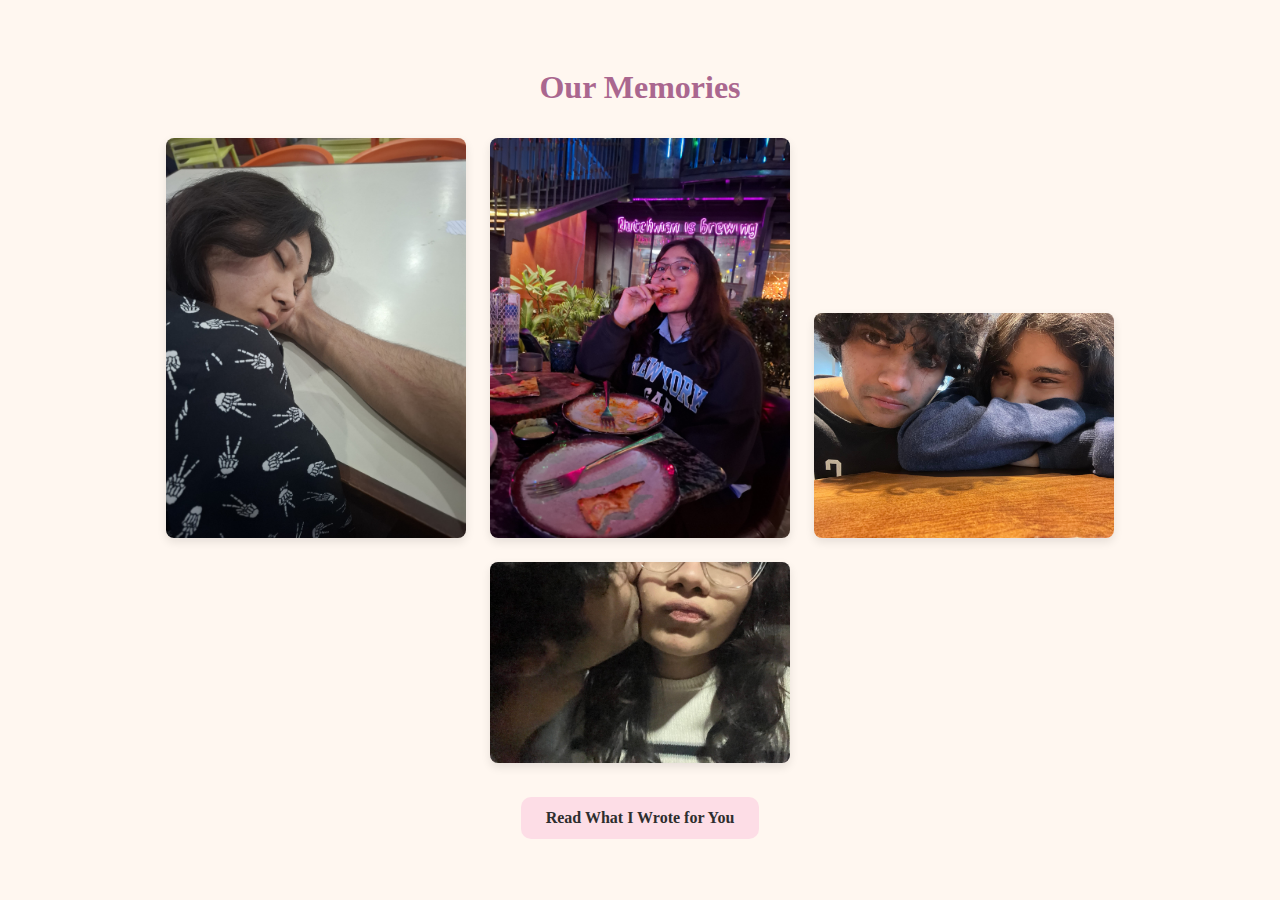
<file: gallery.html>
<!DOCTYPE html>
<html lang="en">
<head>
  <meta charset="UTF-8">
  <title>Our Moments</title>
  <link rel="stylesheet" href="style.css">
</head>
<body>
  <h1>Our Memories</h1>
  <div class="gallery">
    <img src="img1.jpg" alt="Us" title="The world quieted the moment your fingers found mine.">
    <img src="img2.jpg" alt="Her Smile" title="That smile — it ruins me in the best way every time.">
    <img src="img3.jpg" alt="Candid" title="Even my shadows laugh when you’re near.">
    <img src="img4.jpg" alt="Stillness" title="You, not even facing me, and I still found peace.">
  </div>
  <a class="nav" href="prose.html">Read What I Wrote for You</a>
</body>
</html>
</file>
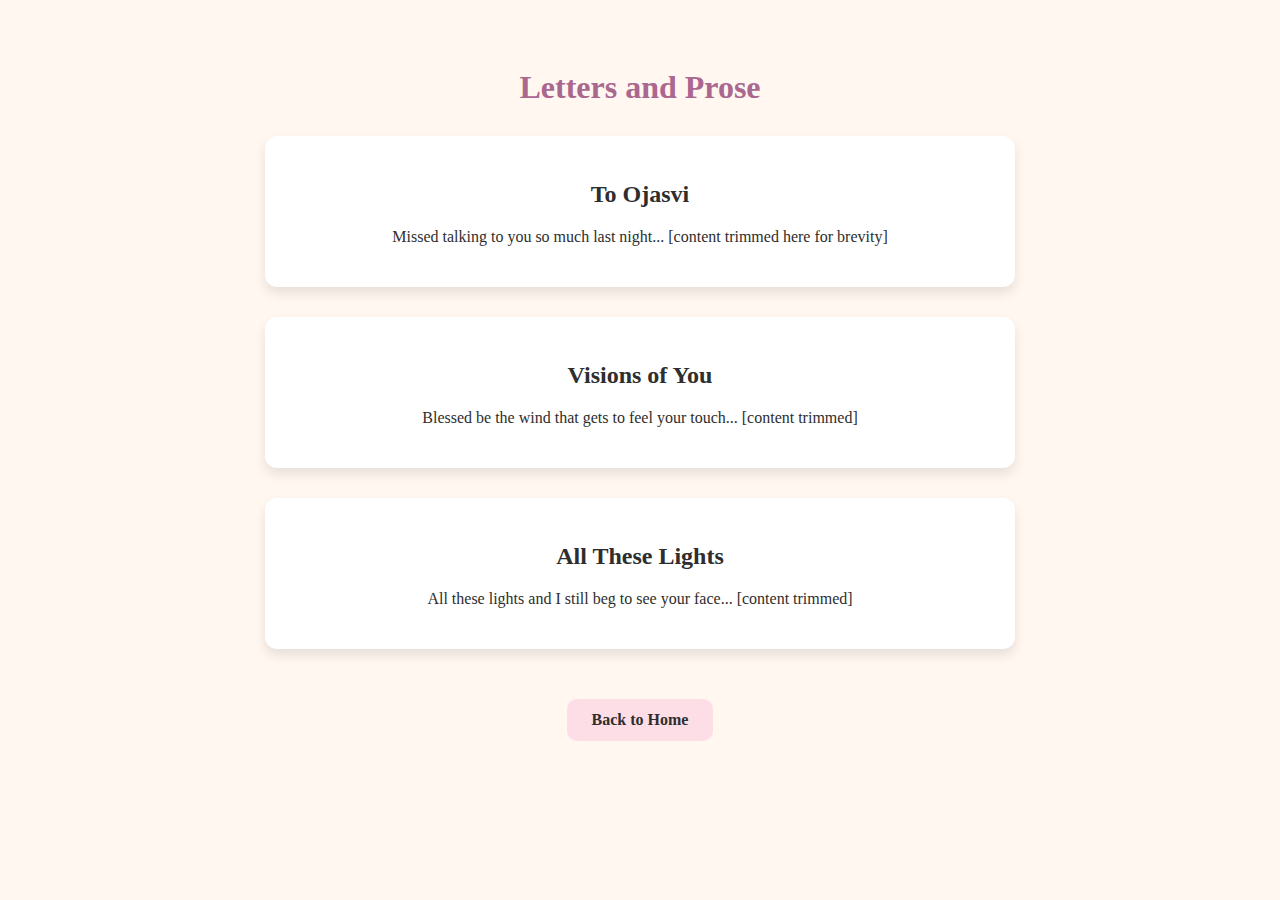
<file: prose.html>
<!DOCTYPE html>
<html lang="en">
<head>
  <meta charset="UTF-8">
  <title>Letters to Ojasvi</title>
  <link rel="stylesheet" href="style.css">
</head>
<body>
  <h1>Letters and Prose</h1>
  <div class="letter">
    <h2>To Ojasvi</h2>
    <p>Missed talking to you so much last night... [content trimmed here for brevity]</p>
  </div>
  <div class="letter">
    <h2>Visions of You</h2>
    <p>Blessed be the wind that gets to feel your touch... [content trimmed]</p>
  </div>
  <div class="letter">
    <h2>All These Lights</h2>
    <p>All these lights and I still beg to see your face... [content trimmed]</p>
  </div>
  <a class="nav" href="index.html">Back to Home</a>
</body>
</html>
</file>
<file: style.css>
body {
  background-color: #FFF7F0;
  font-family: 'Georgia', serif;
  color: #2E2E2E;
  text-align: center;
  padding: 40px;
}
h1 {
  color: #AA678F;
}
.enter, .nav {
  display: inline-block;
  margin-top: 20px;
  padding: 12px 25px;
  background-color: #FDDDE6;
  color: #2E2E2E;
  text-decoration: none;
  border-radius: 10px;
  font-weight: bold;
}
.gallery img {
  width: 300px;
  margin: 10px;
  border-radius: 8px;
  box-shadow: 0 4px 10px rgba(0,0,0,0.1);
}
.letter {
  max-width: 700px;
  margin: 30px auto;
  background: #FFFFFF;
  padding: 25px;
  border-radius: 12px;
  box-shadow: 0 6px 12px rgba(0,0,0,0.1);
}
</file>
